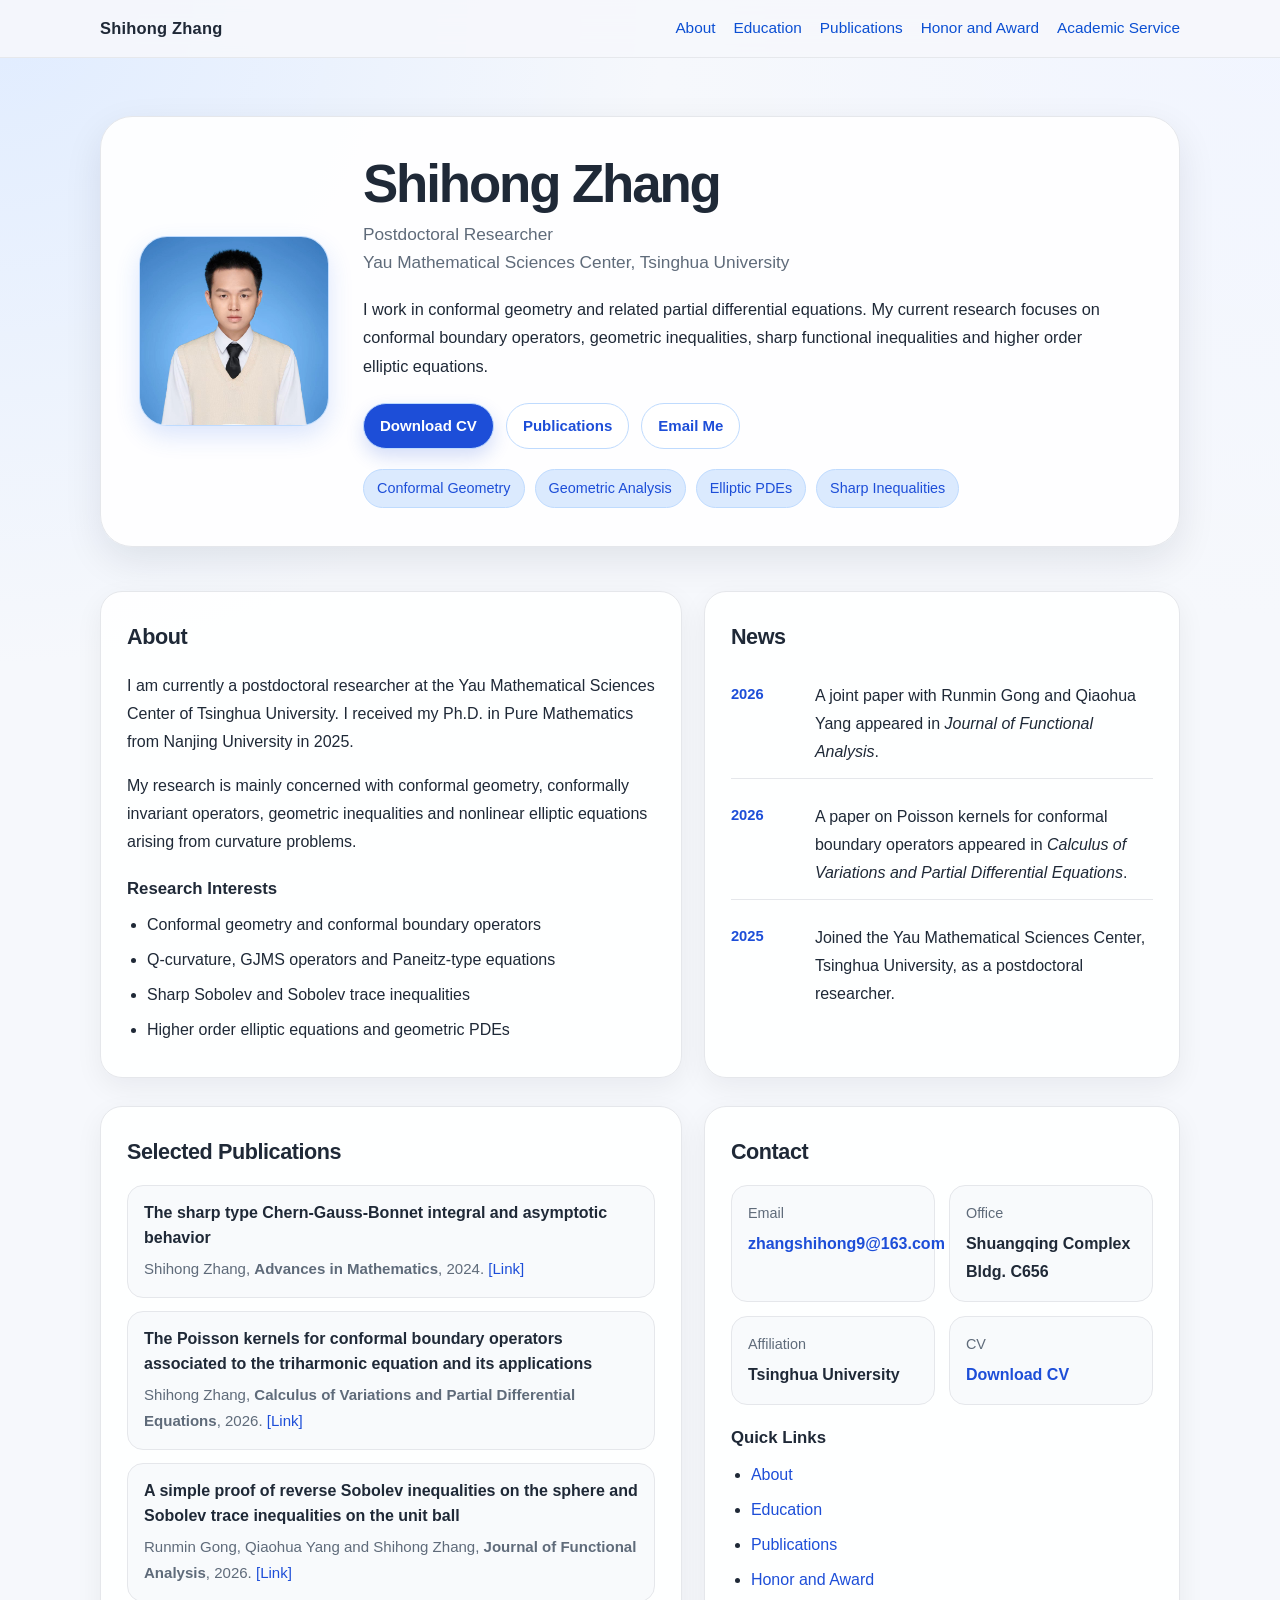
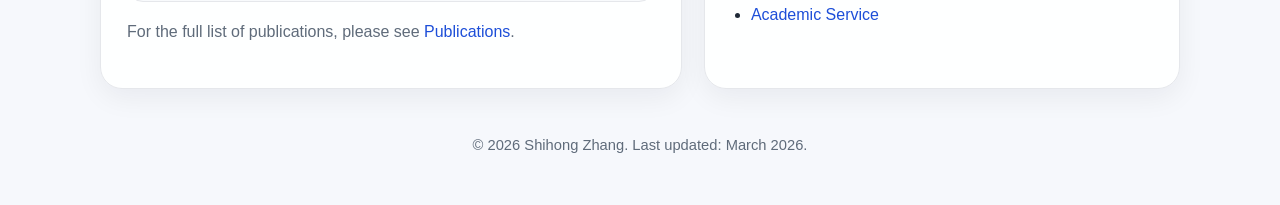
<file: index.html>
<!DOCTYPE html>
<html lang="zh-CN">
<head>
  <meta charset="UTF-8" />
  <meta name="viewport" content="width=device-width, initial-scale=1.0" />
  <title>Shihong Zhang | Academic Homepage</title>

  <style>
    :root {
      --bg: #f6f8fc;
      --card: #ffffff;
      --text: #1f2937;
      --muted: #5f6b7a;
      --line: #e5e7eb;
      --accent: #1d4ed8;
      --accent-dark: #153e9f;
      --accent-soft: #dbeafe;
      --soft: #f8fafc;
      --shadow: 0 14px 38px rgba(15, 23, 42, 0.09);
      --radius: 22px;
      --maxw: 1080px;
    }

    * {
      box-sizing: border-box;
    }

    html {
      scroll-behavior: smooth;
    }

    body {
      margin: 0;
      font-family: -apple-system, BlinkMacSystemFont, "Segoe UI", Roboto,
        "Helvetica Neue", Arial, "Noto Sans", sans-serif;
      background:
        radial-gradient(circle at top left, #e0ecff 0, transparent 30%),
        radial-gradient(circle at top right, #f1f5ff 0, transparent 28%),
        var(--bg);
      color: var(--text);
      line-height: 1.75;
    }

    a {
      color: var(--accent);
      text-decoration: none;
    }

    a:hover {
      text-decoration: underline;
    }

    .container {
      width: min(var(--maxw), calc(100% - 36px));
      margin: 0 auto;
    }

    .topbar {
      position: sticky;
      top: 0;
      z-index: 50;
      background: rgba(246, 248, 252, 0.88);
      backdrop-filter: blur(12px);
      border-bottom: 1px solid rgba(229, 231, 235, 0.95);
    }

    .nav {
      display: flex;
      align-items: center;
      justify-content: space-between;
      gap: 18px;
      padding: 14px 0;
      flex-wrap: wrap;
    }

    .brand {
      font-weight: 800;
      letter-spacing: 0.2px;
      font-size: 1.03rem;
    }

    .brand a {
      color: var(--text);
    }

    .nav-links {
      display: flex;
      flex-wrap: wrap;
      gap: 18px;
      font-size: 0.96rem;
    }

    .nav-links a {
      color: #0b4fd3;
      font-weight: 500;
    }

    .nav-links a:hover {
      color: var(--accent-dark);
    }

    .hero {
      padding: 58px 0 30px;
    }

    .hero-card {
      background: rgba(255, 255, 255, 0.92);
      border: 1px solid var(--line);
      border-radius: 32px;
      box-shadow: var(--shadow);
      padding: 38px;
      display: grid;
      grid-template-columns: 190px 1fr;
      gap: 34px;
      align-items: center;
    }

    .avatar-photo {
      width: 190px;
      height: 190px;
      object-fit: cover;
      border-radius: 28px;
      border: 1px solid #bfdbfe;
      box-shadow: 0 10px 25px rgba(37, 99, 235, 0.16);
      display: block;
    }

    .hero h1 {
      margin: 0 0 8px;
      font-size: clamp(2.25rem, 5vw, 3.3rem);
      line-height: 1.08;
      letter-spacing: -0.04em;
    }

    .subtitle {
      margin: 0 0 18px;
      color: var(--muted);
      font-size: 1.08rem;
      line-height: 1.65;
    }

    .intro {
      margin: 0;
      font-size: 1.02rem;
      max-width: 760px;
    }

    .button-row {
      display: flex;
      flex-wrap: wrap;
      gap: 12px;
      margin-top: 22px;
    }

    .button {
      display: inline-flex;
      align-items: center;
      justify-content: center;
      padding: 9px 16px;
      border-radius: 999px;
      border: 1px solid #bfdbfe;
      background: var(--accent);
      color: #fff;
      font-weight: 650;
      font-size: 0.94rem;
      box-shadow: 0 8px 18px rgba(29, 78, 216, 0.18);
    }

    .button:hover {
      text-decoration: none;
      background: var(--accent-dark);
    }

    .button.secondary {
      background: #ffffff;
      color: var(--accent);
      box-shadow: none;
    }

    .button.secondary:hover {
      background: var(--accent-soft);
    }

    .badge-row {
      display: flex;
      gap: 10px;
      flex-wrap: wrap;
      margin-top: 20px;
    }

    .badge {
      background: var(--accent-soft);
      color: var(--accent);
      padding: 6px 13px;
      border-radius: 999px;
      font-size: 0.9rem;
      border: 1px solid #bfdbfe;
    }

    .grid {
      display: grid;
      grid-template-columns: 1.1fr 0.9fr;
      gap: 22px;
      padding: 14px 0;
    }

    .section-card {
      background: rgba(255, 255, 255, 0.94);
      border: 1px solid var(--line);
      border-radius: var(--radius);
      box-shadow: 0 9px 28px rgba(15, 23, 42, 0.06);
      padding: 26px;
    }

    .section-card h2 {
      margin: 0 0 14px;
      font-size: 1.35rem;
      letter-spacing: -0.02em;
    }

    .section-card h3 {
      margin: 18px 0 8px;
      font-size: 1.05rem;
    }

    .muted {
      color: var(--muted);
    }

    .list {
      margin: 0;
      padding-left: 20px;
    }

    .list li {
      margin: 7px 0;
    }

    .news-list {
      display: grid;
      gap: 12px;
    }

    .news-item {
      display: grid;
      grid-template-columns: 72px 1fr;
      gap: 12px;
      padding: 12px 0;
      border-bottom: 1px solid var(--line);
    }

    .news-item:last-child {
      border-bottom: none;
    }

    .news-date {
      color: var(--accent);
      font-weight: 750;
      font-size: 0.92rem;
    }

    .paper-list {
      display: grid;
      gap: 13px;
    }

    .paper {
      padding: 15px 16px;
      background: var(--soft);
      border: 1px solid var(--line);
      border-radius: 16px;
    }

    .paper-title {
      font-weight: 760;
      line-height: 1.55;
    }

    .paper-meta {
      margin-top: 5px;
      color: var(--muted);
      font-size: 0.94rem;
    }

    .contact-grid {
      display: grid;
      grid-template-columns: repeat(2, minmax(0, 1fr));
      gap: 14px;
      margin-top: 10px;
    }

    .contact-box {
      background: var(--soft);
      border: 1px solid var(--line);
      border-radius: 16px;
      padding: 15px 16px;
    }

    .contact-label {
      color: var(--muted);
      font-size: 0.9rem;
      margin-bottom: 4px;
    }

    .contact-value {
      font-weight: 650;
    }

    footer {
      padding: 30px 0 46px;
      color: var(--muted);
      font-size: 0.92rem;
      text-align: center;
    }

    @media (max-width: 840px) {
      .hero-card,
      .grid,
      .contact-grid {
        grid-template-columns: 1fr;
      }

      .hero-card {
        padding: 26px;
      }

      .avatar-photo {
        width: 145px;
        height: 145px;
        border-radius: 24px;
      }

      .news-item {
        grid-template-columns: 1fr;
        gap: 2px;
      }
    }
  </style>
</head>

<body>
  <header class="topbar">
    <div class="container nav">
      <div class="brand">
        <a href="index.html">Shihong Zhang</a>
      </div>

      <nav class="nav-links">
        <a href="about.html">About</a>
        <a href="education.html">Education</a>
        <a href="publications.html">Publications</a>
        <a href="honors.html">Honor and Award</a>
        <a href="service.html">Academic Service</a>
      </nav>
    </div>
  </header>

  <main>
    <section class="hero">
      <div class="container">
        <div class="hero-card">
          <img src="shihongzhang.jpg" alt="Shihong Zhang" class="avatar-photo" />

          <div>
            <h1>Shihong Zhang</h1>

            <p class="subtitle">
              Postdoctoral Researcher<br />
              Yau Mathematical Sciences Center, Tsinghua University
            </p>

            <p class="intro">
              I work in conformal geometry and related partial differential equations.
              My current research focuses on conformal boundary operators,
              geometric inequalities, sharp functional inequalities and higher order
              elliptic equations.
            </p>

            <div class="button-row">
              <a class="button" href="CV.pdf">Download CV</a>
              <a class="button secondary" href="publications.html">Publications</a>
              <a class="button secondary" href="mailto:zhangshihong9@163.com">Email Me</a>
            </div>

            <div class="badge-row">
              <span class="badge">Conformal Geometry</span>
              <span class="badge">Geometric Analysis</span>
              <span class="badge">Elliptic PDEs</span>
              <span class="badge">Sharp Inequalities</span>
            </div>
          </div>
        </div>
      </div>
    </section>

    <div class="container">
      <div class="grid">
        <section class="section-card">
          <h2>About</h2>

          <p>
            I am currently a postdoctoral researcher at the Yau Mathematical Sciences
            Center of Tsinghua University. I received my Ph.D. in Pure Mathematics
            from Nanjing University in 2025.
          </p>

          <p>
            My research is mainly concerned with conformal geometry, conformally
            invariant operators, geometric inequalities and nonlinear elliptic equations
            arising from curvature problems.
          </p>

          <h3>Research Interests</h3>
          <ul class="list">
            <li>Conformal geometry and conformal boundary operators</li>
            <li>Q-curvature, GJMS operators and Paneitz-type equations</li>
            <li>Sharp Sobolev and Sobolev trace inequalities</li>
            <li>Higher order elliptic equations and geometric PDEs</li>
          </ul>
        </section>

        <section class="section-card">
          <h2>News</h2>

          <div class="news-list">
            <div class="news-item">
              <div class="news-date">2026</div>
              <div>
                A joint paper with Runmin Gong and Qiaohua Yang appeared in
                <em>Journal of Functional Analysis</em>.
              </div>
            </div>

            <div class="news-item">
              <div class="news-date">2026</div>
              <div>
                A paper on Poisson kernels for conformal boundary operators appeared in
                <em>Calculus of Variations and Partial Differential Equations</em>.
              </div>
            </div>

            <div class="news-item">
              <div class="news-date">2025</div>
              <div>
                Joined the Yau Mathematical Sciences Center, Tsinghua University,
                as a postdoctoral researcher.
              </div>
            </div>
          </div>
        </section>
      </div>

      <div class="grid">
        <section class="section-card">
          <h2>Selected Publications</h2>

          <div class="paper-list">
            <article class="paper">
              <div class="paper-title">
                The sharp type Chern-Gauss-Bonnet integral and asymptotic behavior
              </div>
              <div class="paper-meta">
                Shihong Zhang,
                <strong>Advances in Mathematics</strong>, 2024.
                <a href="https://doi.org/10.1016/j.aim.2024.109761">[Link]</a>
              </div>
            </article>

            <article class="paper">
              <div class="paper-title">
                The Poisson kernels for conformal boundary operators associated to
                the triharmonic equation and its applications
              </div>
              <div class="paper-meta">
                Shihong Zhang,
                <strong>Calculus of Variations and Partial Differential Equations</strong>, 2026.
                <a href="https://doi.org/10.1007/s00526-025-03224-x">[Link]</a>
              </div>
            </article>

            <article class="paper">
              <div class="paper-title">
                A simple proof of reverse Sobolev inequalities on the sphere and
                Sobolev trace inequalities on the unit ball
              </div>
              <div class="paper-meta">
                Runmin Gong, Qiaohua Yang and Shihong Zhang,
                <strong>Journal of Functional Analysis</strong>, 2026.
                <a href="https://doi.org/10.1016/j.jfa.2026.111380">[Link]</a>
              </div>
            </article>
          </div>

          <p class="muted">
            For the full list of publications, please see
            <a href="publications.html">Publications</a>.
          </p>
        </section>

        <section class="section-card">
          <h2>Contact</h2>

          <div class="contact-grid">
            <div class="contact-box">
              <div class="contact-label">Email</div>
              <div class="contact-value">
                <a href="mailto:zhangshihong9@163.com">zhangshihong9@163.com</a>
              </div>
            </div>

            <div class="contact-box">
              <div class="contact-label">Office</div>
              <div class="contact-value">
                Shuangqing Complex Bldg. C656
              </div>
            </div>

            <div class="contact-box">
              <div class="contact-label">Affiliation</div>
              <div class="contact-value">
                Tsinghua University
              </div>
            </div>

            <div class="contact-box">
              <div class="contact-label">CV</div>
              <div class="contact-value">
                <a href="CV.pdf">Download CV</a>
              </div>
            </div>
          </div>

          <h3>Quick Links</h3>
          <ul class="list">
            <li><a href="about.html">About</a></li>
            <li><a href="education.html">Education</a></li>
            <li><a href="publications.html">Publications</a></li>
            <li><a href="honors.html">Honor and Award</a></li>
            <li><a href="service.html">Academic Service</a></li>
          </ul>
        </section>
      </div>
    </div>
  </main>

  <footer>
    <div class="container">
      © 2026 Shihong Zhang. Last updated: March 2026.
    </div>
  </footer>
</body>
</html>
</file>
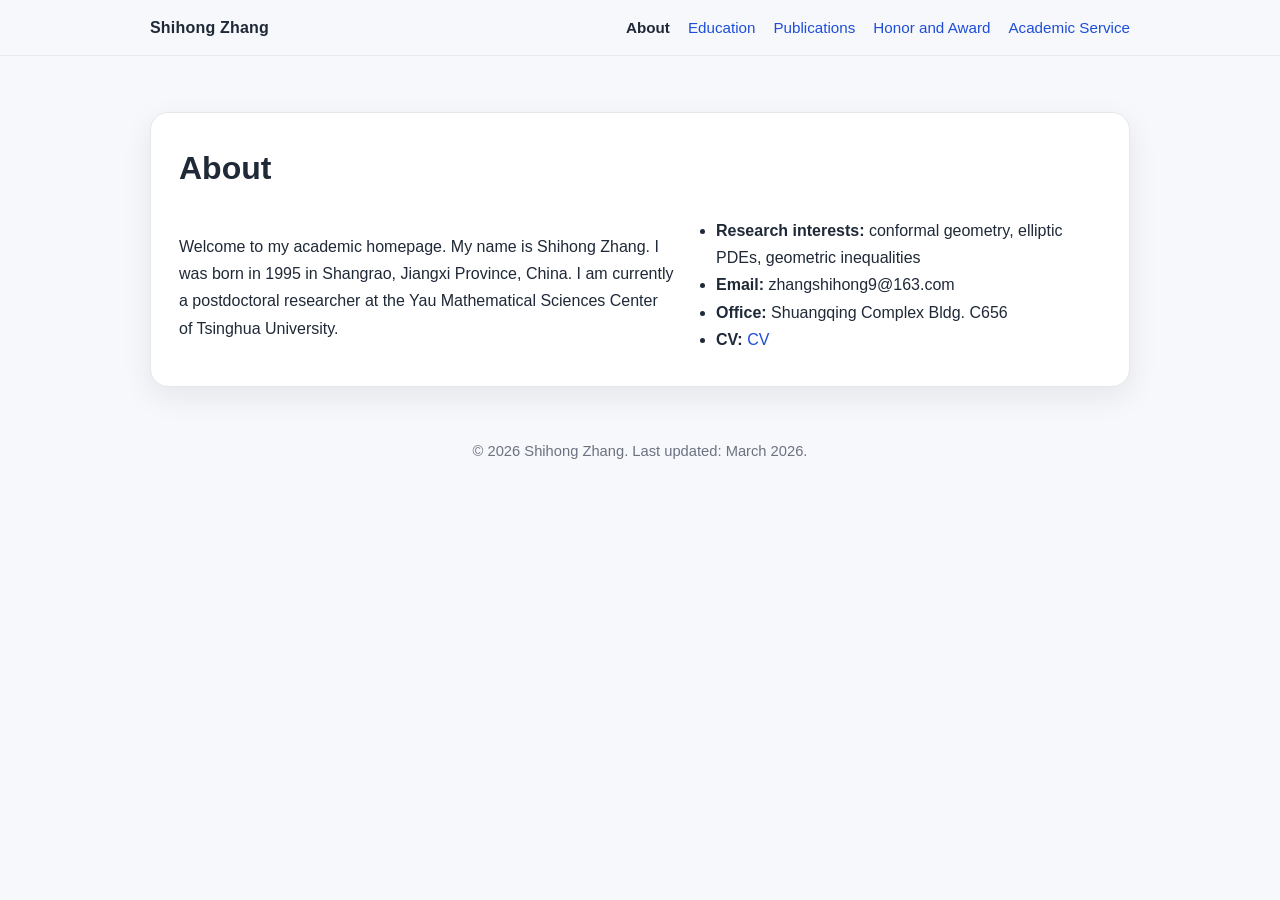
<file: about.html>
<!DOCTYPE html>
<html lang="zh-CN">
<head>
  <meta charset="UTF-8" />
  <meta name="viewport" content="width=device-width, initial-scale=1.0" />
  <title>About | Shihong Zhang</title>
  <link rel="stylesheet" href="style.css" />
</head>

<body>
  <header class="topbar">
    <div class="container nav">
      <div class="brand"><a href="index.html">Shihong Zhang</a></div>
      <nav class="nav-links">
        <a href="about.html" class="active">About</a>
        <a href="education.html">Education</a>
        <a href="publications.html">Publications</a>
        <a href="honors.html">Honor and Award</a>
        <a href="service.html">Academic Service</a>
      </nav>
    </div>
  </header>

  <main class="page">
    <div class="container">
      <div class="section-card">
        <h1>About</h1>

        <div class="two-col">
          <div>
            <p>
              Welcome to my academic homepage. My name is Shihong Zhang.
              I was born in 1995 in Shangrao, Jiangxi Province, China.
              I am currently a postdoctoral researcher at the Yau Mathematical
              Sciences Center of Tsinghua University.
            </p>
          </div>

          <div>
            <ul class="list">
              <li><strong>Research interests:</strong> conformal geometry, elliptic PDEs, geometric inequalities</li>
              <li><strong>Email:</strong> zhangshihong9@163.com</li>
              <li><strong>Office:</strong> Shuangqing Complex Bldg. C656</li>
              <li><strong>CV:</strong> <a href="CV.pdf">CV</a></li>
            </ul>
          </div>
        </div>

      </div>
    </div>
  </main>

  <footer>
    <div class="container">
      © 2026 Shihong Zhang. Last updated: March 2026.
    </div>
  </footer>
</body>
</html>
</file>
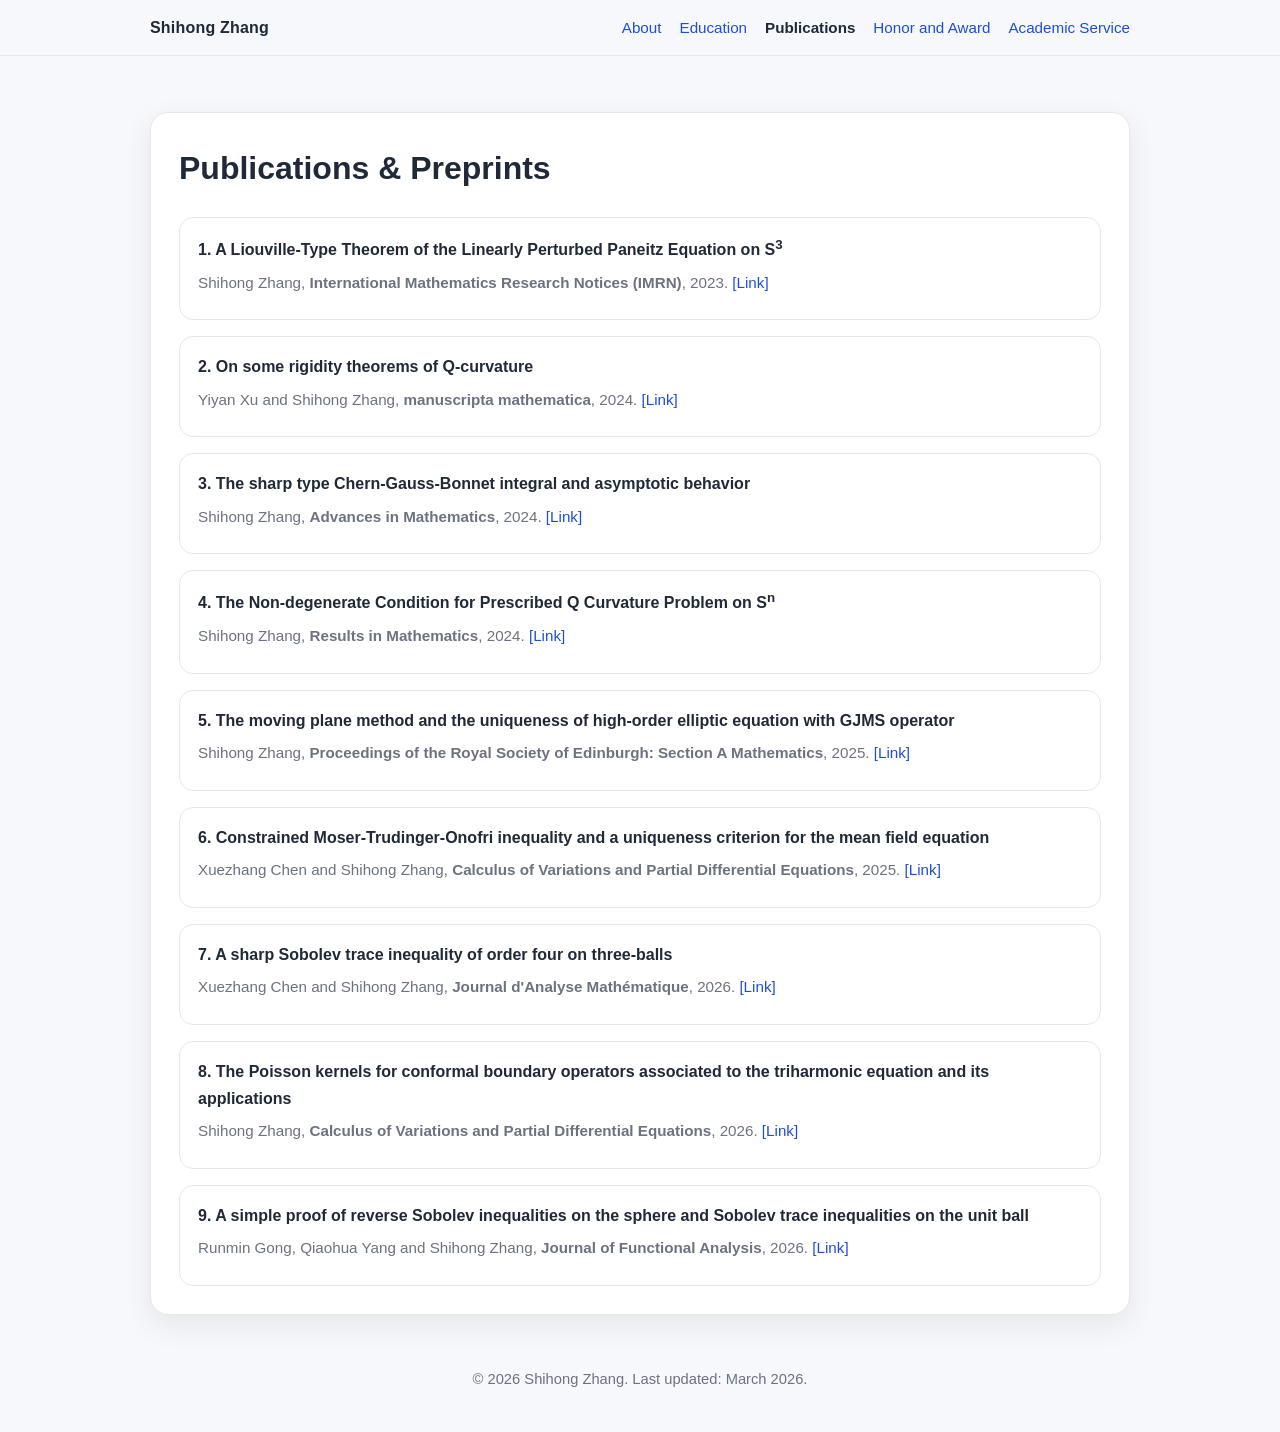
<file: publications.html>
<!DOCTYPE html>
<html lang="zh-CN">
<head>
  <meta charset="UTF-8" />
  <meta name="viewport" content="width=device-width, initial-scale=1.0" />
  <title>Publications | Shihong Zhang</title>
  <link rel="stylesheet" href="style.css" />
</head>

<body>
  <header class="topbar">
    <div class="container nav">
      <div class="brand"><a href="index.html">Shihong Zhang</a></div>
      <nav class="nav-links">
        <a href="about.html">About</a>
        <a href="education.html">Education</a>
        <a href="publications.html" class="active">Publications</a>
        <a href="honors.html">Honor and Award</a>
        <a href="service.html">Academic Service</a>
      </nav>
    </div>
  </header>

  <main class="page">
    <div class="container">
      <div class="section-card">
        <h1>Publications & Preprints</h1>

        <div class="paper-list">

          <article class="item">
            <div class="item-title">1. A Liouville-Type Theorem of the Linearly Perturbed Paneitz Equation on S<sup>3</sup></div>
            <div class="item-meta">
              Shihong Zhang,
              <strong>International Mathematics Research Notices (IMRN)</strong>, 2023.
              <a href="https://doi.org/10.1093/imrn/rnab303">[Link]</a>
            </div>
          </article>

          <article class="item">
            <div class="item-title">2. On some rigidity theorems of Q-curvature</div>
            <div class="item-meta">
              Yiyan Xu and Shihong Zhang,
              <strong>manuscripta mathematica</strong>, 2024.
              <a href="https://doi.org/10.1007/s00229-023-01506-2">[Link]</a>
            </div>
          </article>

          <article class="item">
            <div class="item-title">3. The sharp type Chern-Gauss-Bonnet integral and asymptotic behavior</div>
            <div class="item-meta">
              Shihong Zhang,
              <strong>Advances in Mathematics</strong>, 2024.
              <a href="https://doi.org/10.1016/j.aim.2024.109761">[Link]</a>
            </div>
          </article>

          <article class="item">
            <div class="item-title">4. The Non-degenerate Condition for Prescribed Q Curvature Problem on S<sup>n</sup></div>
            <div class="item-meta">
              Shihong Zhang,
              <strong>Results in Mathematics</strong>, 2024.
              <a href="https://doi.org/10.1007/s00025-024-02216-1">[Link]</a>
            </div>
          </article>

          <article class="item">
            <div class="item-title">5. The moving plane method and the uniqueness of high-order elliptic equation with GJMS operator</div>
            <div class="item-meta">
              Shihong Zhang,
              <strong>Proceedings of the Royal Society of Edinburgh: Section A Mathematics</strong>, 2025.
              <a href="https://doi.org/10.1017/prm.2025.10011">[Link]</a>
            </div>
          </article>

          <article class="item">
            <div class="item-title">6. Constrained Moser-Trudinger-Onofri inequality and a uniqueness criterion for the mean field equation</div>
            <div class="item-meta">
              Xuezhang Chen and Shihong Zhang,
              <strong>Calculus of Variations and Partial Differential Equations</strong>, 2025.
              <a href="https://doi.org/10.1007/s00526-025-03095-2">[Link]</a>
            </div>
          </article>

          <article class="item">
            <div class="item-title">7. A sharp Sobolev trace inequality of order four on three-balls</div>
            <div class="item-meta">
              Xuezhang Chen and Shihong Zhang,
              <strong>Journal d'Analyse Mathématique</strong>, 2026.
              <a href="https://doi.org/10.1007/s11854-026-0442-3">[Link]</a>
            </div>
          </article>

          <article class="item">
            <div class="item-title">8. The Poisson kernels for conformal boundary operators associated to the triharmonic equation and its applications</div>
            <div class="item-meta">
              Shihong Zhang,
              <strong>Calculus of Variations and Partial Differential Equations</strong>, 2026.
              <a href="https://doi.org/10.1007/s00526-025-03224-x">[Link]</a>
            </div>
          </article>

          <article class="item">
            <div class="item-title">9. A simple proof of reverse Sobolev inequalities on the sphere and Sobolev trace inequalities on the unit ball</div>
            <div class="item-meta">
              Runmin Gong, Qiaohua Yang and Shihong Zhang,
              <strong>Journal of Functional Analysis</strong>, 2026.
              <a href="https://doi.org/10.1016/j.jfa.2026.111380">[Link]</a>
            </div>
          </article>

        </div>
      </div>
    </div>
  </main>

  <footer>
    <div class="container">
      © 2026 Shihong Zhang. Last updated: March 2026.
    </div>
  </footer>
</body>
</html>
</file>
<file: style.css>
:root {
  --bg: #f7f8fb;
  --card: #ffffff;
  --text: #1f2937;
  --muted: #6b7280;
  --line: #e5e7eb;
  --accent: #1d4ed8;
  --accent-soft: #dbeafe;
  --maxw: 980px;
  --shadow: 0 10px 30px rgba(15, 23, 42, 0.08);
  --radius: 18px;
}

* {
  box-sizing: border-box;
}

body {
  margin: 0;
  font-family: -apple-system, BlinkMacSystemFont, "Segoe UI", Roboto,
    "Helvetica Neue", Arial, "Noto Sans", sans-serif;
  background: var(--bg);
  color: var(--text);
  line-height: 1.7;
}

a {
  color: var(--accent);
  text-decoration: none;
}

a:hover {
  text-decoration: underline;
}

.container {
  width: min(var(--maxw), calc(100% - 32px));
  margin: 0 auto;
}

.topbar {
  position: sticky;
  top: 0;
  z-index: 20;
  background: rgba(247, 248, 251, 0.9);
  backdrop-filter: blur(10px);
  border-bottom: 1px solid rgba(229, 231, 235, 0.8);
}

.nav {
  display: flex;
  justify-content: space-between;
  align-items: center;
  padding: 14px 0;
  gap: 16px;
  flex-wrap: wrap;
}

.brand {
  font-weight: 700;
  letter-spacing: 0.2px;
}

.brand a {
  color: var(--text);
}

.nav-links {
  display: flex;
  gap: 18px;
  flex-wrap: wrap;
  font-size: 0.95rem;
}

.nav-links a.active {
  color: var(--text);
  font-weight: 700;
}

.hero {
  padding: 56px 0 28px;
}

.hero-card {
  background: var(--card);
  border: 1px solid var(--line);
  border-radius: 28px;
  box-shadow: var(--shadow);
  padding: 36px;
  display: grid;
  grid-template-columns: 160px 1fr;
  gap: 28px;
  align-items: center;
}

.avatar-photo {
  width: 160px;
  height: 160px;
  object-fit: cover;
  border-radius: 24px;
  border: 1px solid #bfdbfe;
  display: block;
}

.hero h1 {
  margin: 0 0 10px;
  font-size: clamp(2rem, 4vw, 2.8rem);
  line-height: 1.15;
}

.subtitle {
  margin: 0 0 14px;
  color: var(--muted);
  font-size: 1.05rem;
}

.badge-row {
  display: flex;
  gap: 10px;
  flex-wrap: wrap;
  margin: 18px 0 0;
}

.badge {
  background: var(--accent-soft);
  color: var(--accent);
  padding: 6px 12px;
  border-radius: 999px;
  font-size: 0.9rem;
  border: 1px solid #bfdbfe;
}

.page {
  padding: 56px 0 28px;
}

.section-card {
  background: var(--card);
  border: 1px solid var(--line);
  border-radius: var(--radius);
  box-shadow: var(--shadow);
  padding: 28px;
}

.section-card h1,
.section-card h2 {
  margin-top: 0;
}

.two-col {
  display: grid;
  grid-template-columns: 1.1fr 0.9fr;
  gap: 22px;
}

.list {
  margin: 0;
  padding-left: 20px;
}

.paper-list,
.teaching-list,
.service-list {
  display: grid;
  gap: 16px;
}

.item {
  padding: 16px 18px;
  border: 1px solid var(--line);
  border-radius: 14px;
  background: #fff;
}

.item-title {
  font-weight: 700;
  margin-bottom: 6px;
}

.item-meta {
  color: var(--muted);
  font-size: 0.95rem;
  margin-bottom: 8px;
}

footer {
  padding: 24px 0 40px;
  color: var(--muted);
  font-size: 0.92rem;
  text-align: center;
}

@media (max-width: 780px) {
  .hero-card,
  .two-col {
    grid-template-columns: 1fr;
  }

  .avatar-photo {
    width: 110px;
    height: 110px;
    border-radius: 18px;
  }

  .hero-card {
    padding: 24px;
  }
}
</file>
